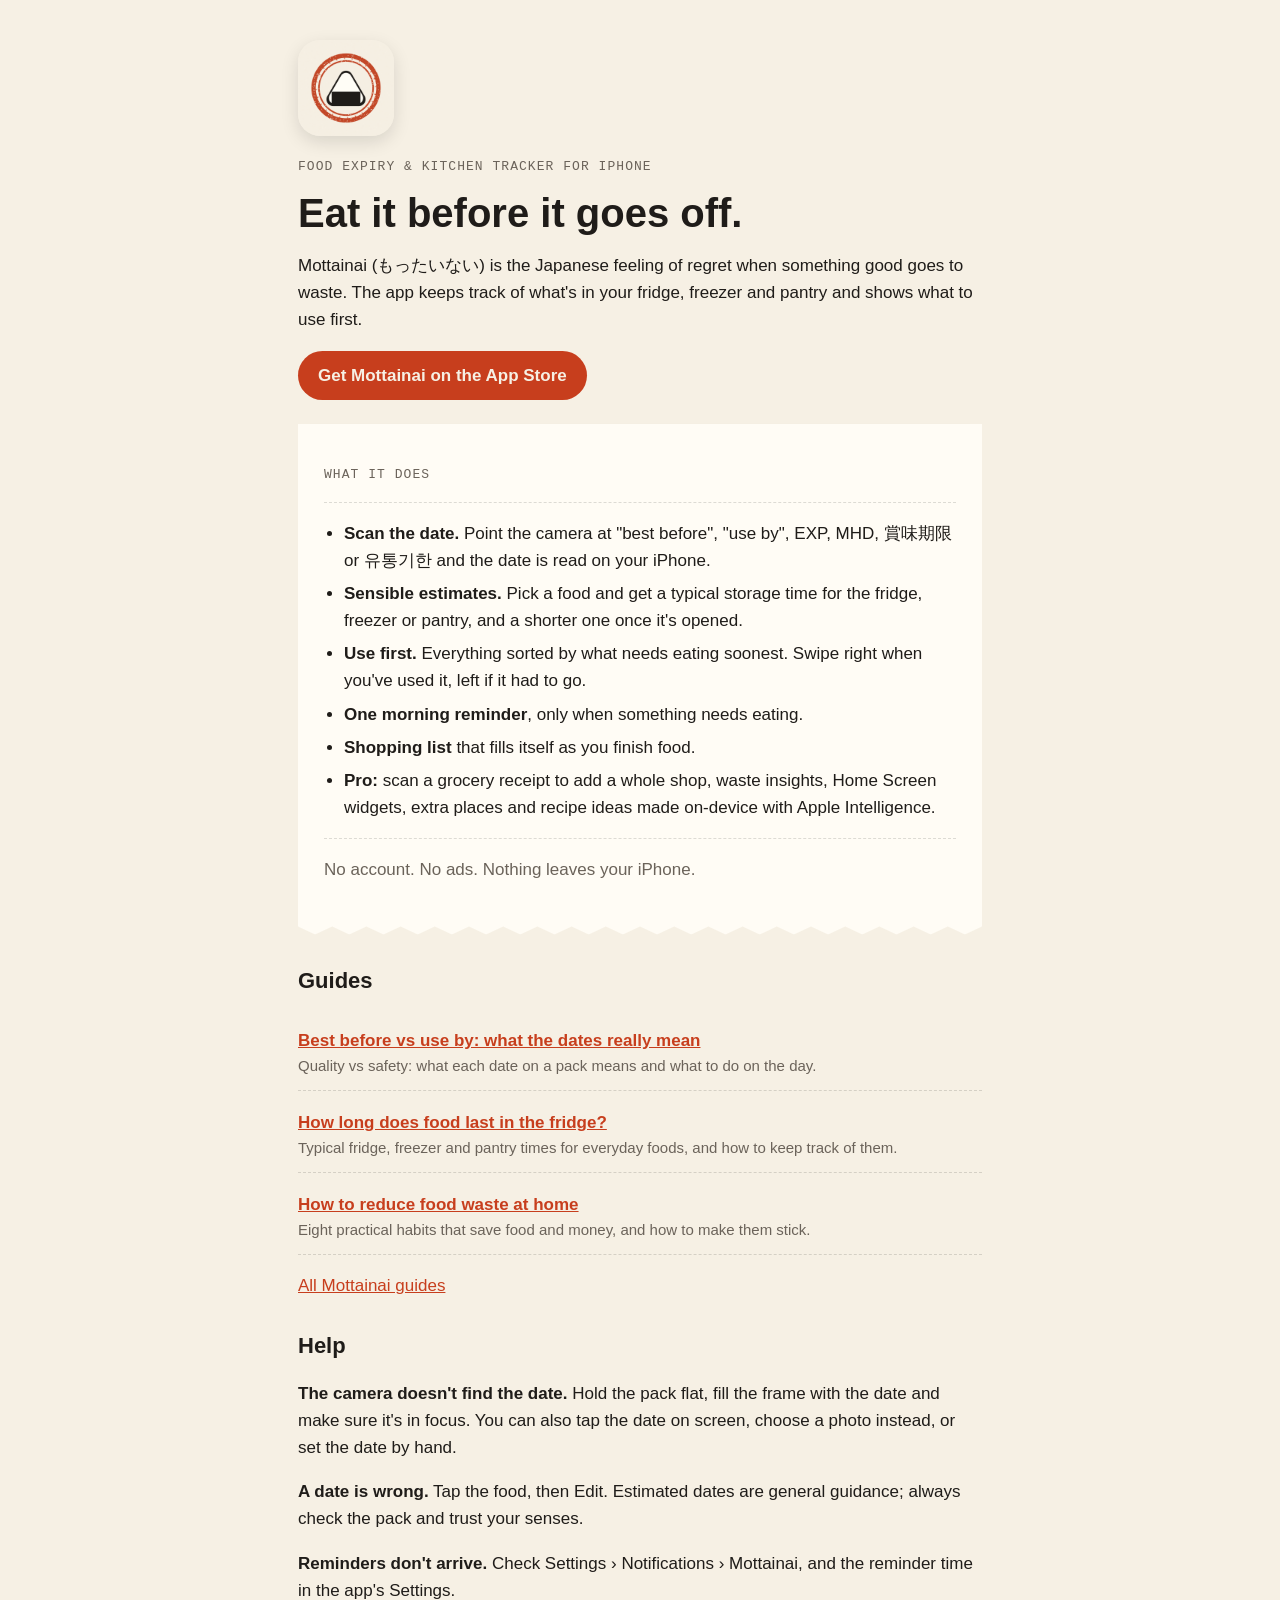
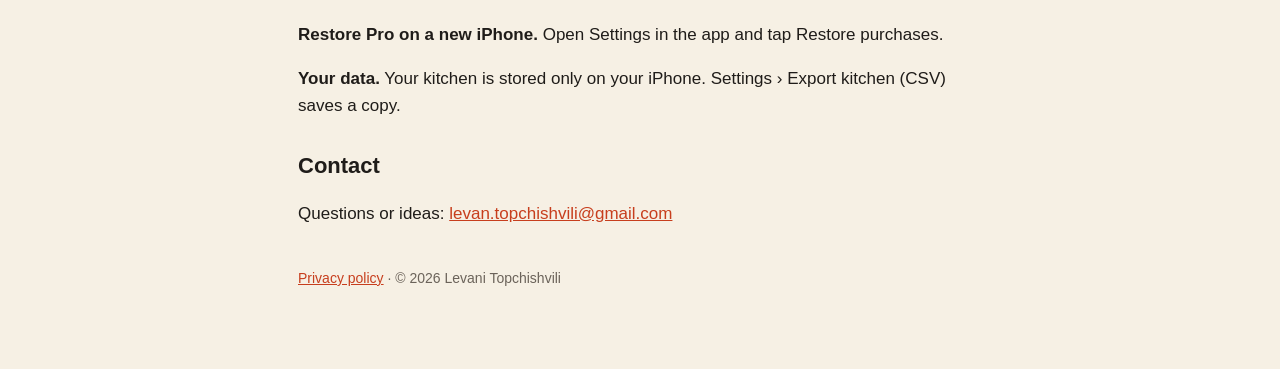
<file: docs/index.html>
<!doctype html>
<html lang="en"><head><meta charset="utf-8"><meta name="viewport" content="width=device-width,initial-scale=1">
<title>Mottainai: Food Expiry Tracker</title>
<meta name="description" content="Mottainai keeps track of the food in your fridge, freezer and pantry, reads expiry dates with your iPhone camera and reminds you before anything goes off. No account, no ads.">
<link rel="stylesheet" href="style.css"><link rel="icon" href="icon.png"><meta name="apple-itunes-app" content="app-id=6818214929"></head>
<body><main>
<img class="icon" src="icon.png" alt="Mottainai app icon">
<p class="mono">Food expiry &amp; kitchen tracker for iPhone</p>
<h1>Eat it before it goes off.</h1>
<p>Mottainai (もったいない) is the Japanese feeling of regret when something good goes to waste. The app keeps track of what's in your fridge, freezer and pantry and shows what to use first.</p>
<p class="g-cta-row"><a class="g-cta" href="https://apps.apple.com/app/id6818214929">Get Mottainai on the App Store</a></p>
<div class="receipt">
<p class="mono">What it does</p><hr>
<ul>
<li><b>Scan the date.</b> Point the camera at "best before", "use by", EXP, MHD, 賞味期限 or 유통기한 and the date is read on your iPhone.</li>
<li><b>Sensible estimates.</b> Pick a food and get a typical storage time for the fridge, freezer or pantry, and a shorter one once it's opened.</li>
<li><b>Use first.</b> Everything sorted by what needs eating soonest. Swipe right when you've used it, left if it had to go.</li>
<li><b>One morning reminder</b>, only when something needs eating.</li>
<li><b>Shopping list</b> that fills itself as you finish food.</li>
<li><b>Pro:</b> scan a grocery receipt to add a whole shop, waste insights, Home Screen widgets, extra places and recipe ideas made on-device with Apple Intelligence.</li>
</ul>
<hr><p class="soft">No account. No ads. Nothing leaves your iPhone.</p>
</div>
<h2 id="guides">Guides</h2>
<ul class="g-list">
<li><a href="guides/best-before-vs-use-by.html">Best before vs use by: what the dates really mean</a><span>Quality vs safety: what each date on a pack means and what to do on the day.</span></li>
<li><a href="guides/how-long-does-food-last-in-the-fridge.html">How long does food last in the fridge?</a><span>Typical fridge, freezer and pantry times for everyday foods, and how to keep track of them.</span></li>
<li><a href="guides/how-to-reduce-food-waste-at-home.html">How to reduce food waste at home</a><span>Eight practical habits that save food and money, and how to make them stick.</span></li>
</ul>
<p><a href="guides/">All Mottainai guides</a></p>

<h2 id="help">Help</h2>
<p><b>The camera doesn't find the date.</b> Hold the pack flat, fill the frame with the date and make sure it's in focus. You can also tap the date on screen, choose a photo instead, or set the date by hand.</p>
<p><b>A date is wrong.</b> Tap the food, then Edit. Estimated dates are general guidance; always check the pack and trust your senses.</p>
<p><b>Reminders don't arrive.</b> Check Settings › Notifications › Mottainai, and the reminder time in the app's Settings.</p>
<p><b>Restore Pro on a new iPhone.</b> Open Settings in the app and tap Restore purchases.</p>
<p><b>Your data.</b> Your kitchen is stored only on your iPhone. Settings › Export kitchen (CSV) saves a copy.</p>
<h2>Contact</h2>
<p>Questions or ideas: <a href="mailto:levan.topchishvili@gmail.com?subject=Mottainai">levan.topchishvili@gmail.com</a></p>
<footer><a href="privacy.html">Privacy policy</a> · © 2026 Levani Topchishvili</footer>
</main></body></html>
</file>
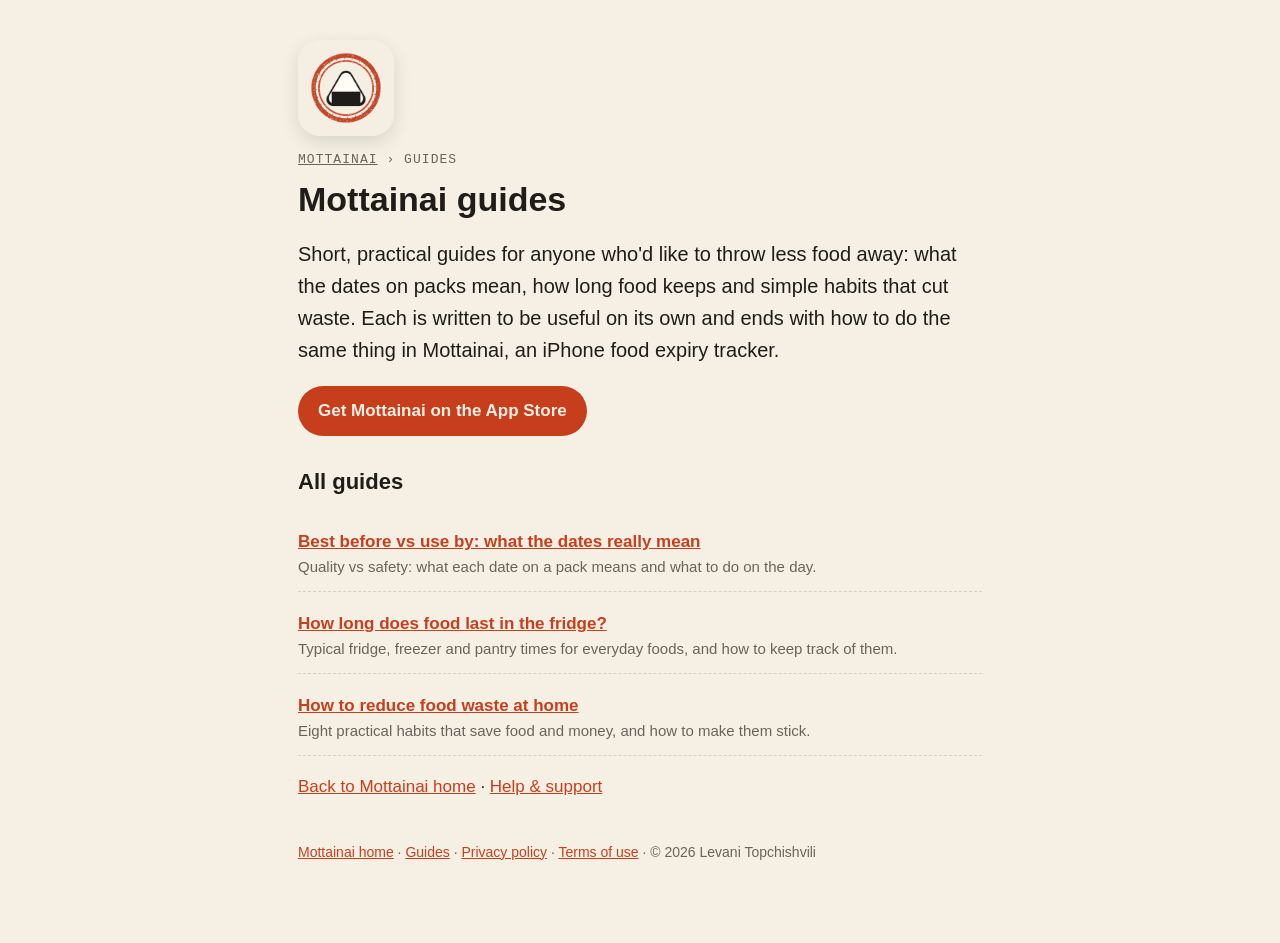
<file: docs/guides/index.html>
<!doctype html>
<html lang="en">
<head>
<meta charset="utf-8">
<meta name="viewport" content="width=device-width, initial-scale=1">
<title>Mottainai Guides: Food Dates, Storage and Food Waste</title>
<meta name="description" content="Practical guides to best before vs use by dates, how long food lasts in the fridge, and cutting food waste at home, with Mottainai on iPhone.">
<link rel="canonical" href="https://levan2002.github.io/mottainai/guides/">
<link rel="icon" href="../icon.png">
<link rel="stylesheet" href="../style.css">
<meta property="og:type" content="website">
<meta property="og:title" content="Mottainai Guides: Food Dates, Storage and Food Waste">
<meta property="og:description" content="Practical guides to best before vs use by dates, how long food lasts in the fridge, and cutting food waste at home, with Mottainai on iPhone.">
<meta property="og:url" content="https://levan2002.github.io/mottainai/guides/">
<meta property="og:site_name" content="Mottainai">
<meta name="twitter:card" content="summary">
<meta name="apple-itunes-app" content="app-id=6818214929">
<script type="application/ld+json">
{
 "@context": "https://schema.org",
 "@type": "CollectionPage",
 "name": "Mottainai guides",
 "description": "Practical guides to food dates, storage times and cutting food waste at home. By the developer.",
 "url": "https://levan2002.github.io/mottainai/guides/",
 "author": {
  "@type": "Person",
  "name": "Levani Topchishvili"
 },
 "dateModified": "2026-10-05"
}
</script>
</head>
<body class="guide"><main>
<a href="../"><img class="icon" src="../icon.png" alt="Mottainai app icon"></a>
<nav class="crumbs mono" aria-label="Breadcrumb"><a href="../">Mottainai</a> <span aria-hidden="true">›</span> Guides</nav>
<article>
<h1>Mottainai guides</h1>
<p class="lead">Short, practical guides for anyone who'd like to throw less food away: what the dates on packs mean, how long food keeps and simple habits that cut waste. Each is written to be useful on its own and ends with how to do the same thing in Mottainai, an iPhone food expiry tracker.</p>
<p class="g-cta-row"><a class="g-cta" href="https://apps.apple.com/app/id6818214929">Get Mottainai on the App Store</a></p>
<h2>All guides</h2>
<ul class="g-list">
<li><a href="best-before-vs-use-by.html">Best before vs use by: what the dates really mean</a><span>Quality vs safety: what each date on a pack means and what to do on the day.</span></li>
<li><a href="how-long-does-food-last-in-the-fridge.html">How long does food last in the fridge?</a><span>Typical fridge, freezer and pantry times for everyday foods, and how to keep track of them.</span></li>
<li><a href="how-to-reduce-food-waste-at-home.html">How to reduce food waste at home</a><span>Eight practical habits that save food and money, and how to make them stick.</span></li>
</ul>
<p><a href="../">Back to Mottainai home</a> · <a href="../#help">Help &amp; support</a></p>
</article>
<footer><a href="../">Mottainai home</a> · <a href="./">Guides</a> · <a href="../privacy.html">Privacy policy</a> · <a href="https://www.apple.com/legal/internet-services/itunes/dev/stdeula/">Terms of use</a> · © 2026 Levani Topchishvili</footer>
</main></body></html>
</file>
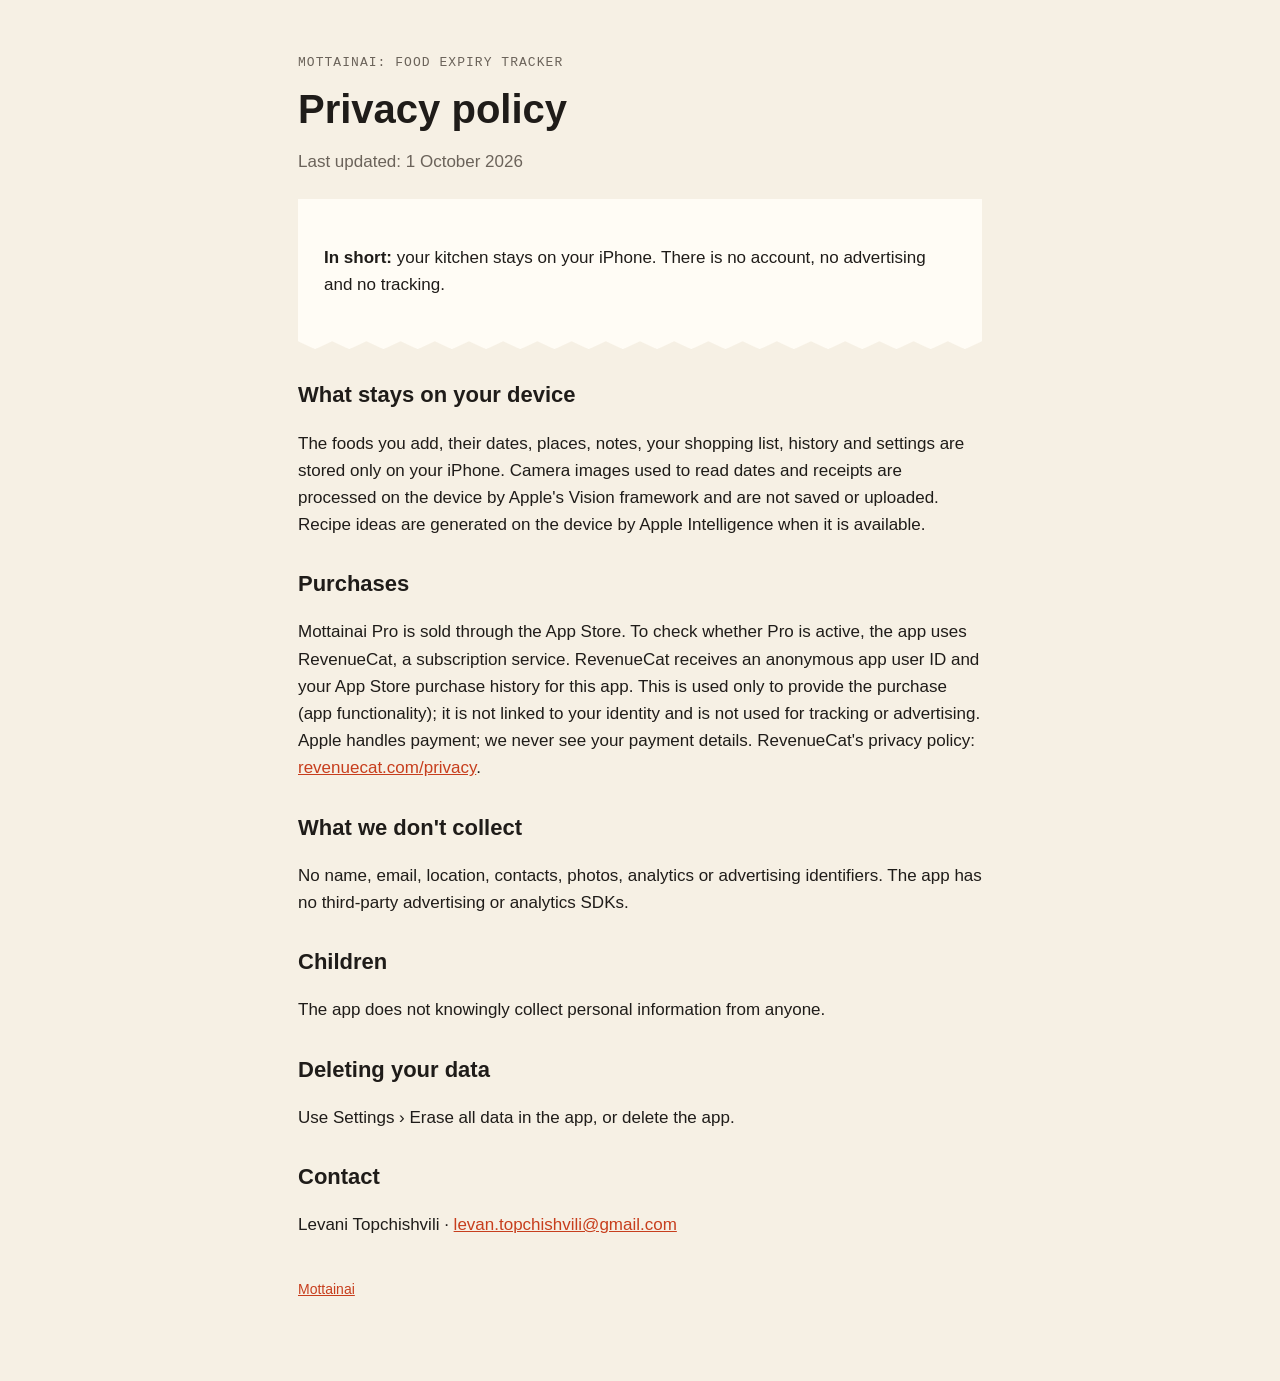
<file: docs/privacy.html>
<!doctype html>
<html lang="en"><head><meta charset="utf-8"><meta name="viewport" content="width=device-width,initial-scale=1">
<title>Mottainai Privacy Policy</title><link rel="stylesheet" href="style.css"><link rel="icon" href="icon.png"></head>
<body><main>
<p class="mono">Mottainai: Food Expiry Tracker</p>
<h1>Privacy policy</h1>
<p class="soft">Last updated: 1 October 2026</p>
<div class="receipt">
<p><b>In short:</b> your kitchen stays on your iPhone. There is no account, no advertising and no tracking.</p>
</div>
<h2>What stays on your device</h2>
<p>The foods you add, their dates, places, notes, your shopping list, history and settings are stored only on your iPhone. Camera images used to read dates and receipts are processed on the device by Apple's Vision framework and are not saved or uploaded. Recipe ideas are generated on the device by Apple Intelligence when it is available.</p>
<h2>Purchases</h2>
<p>Mottainai Pro is sold through the App Store. To check whether Pro is active, the app uses RevenueCat, a subscription service. RevenueCat receives an anonymous app user ID and your App Store purchase history for this app. This is used only to provide the purchase (app functionality); it is not linked to your identity and is not used for tracking or advertising. Apple handles payment; we never see your payment details. RevenueCat's privacy policy: <a href="https://www.revenuecat.com/privacy">revenuecat.com/privacy</a>.</p>
<h2>What we don't collect</h2>
<p>No name, email, location, contacts, photos, analytics or advertising identifiers. The app has no third-party advertising or analytics SDKs.</p>
<h2>Children</h2>
<p>The app does not knowingly collect personal information from anyone.</p>
<h2>Deleting your data</h2>
<p>Use Settings › Erase all data in the app, or delete the app.</p>
<h2>Contact</h2>
<p>Levani Topchishvili · <a href="mailto:levan.topchishvili@gmail.com?subject=Mottainai">levan.topchishvili@gmail.com</a></p>
<footer><a href="index.html">Mottainai</a></footer>
</main></body></html>
</file>
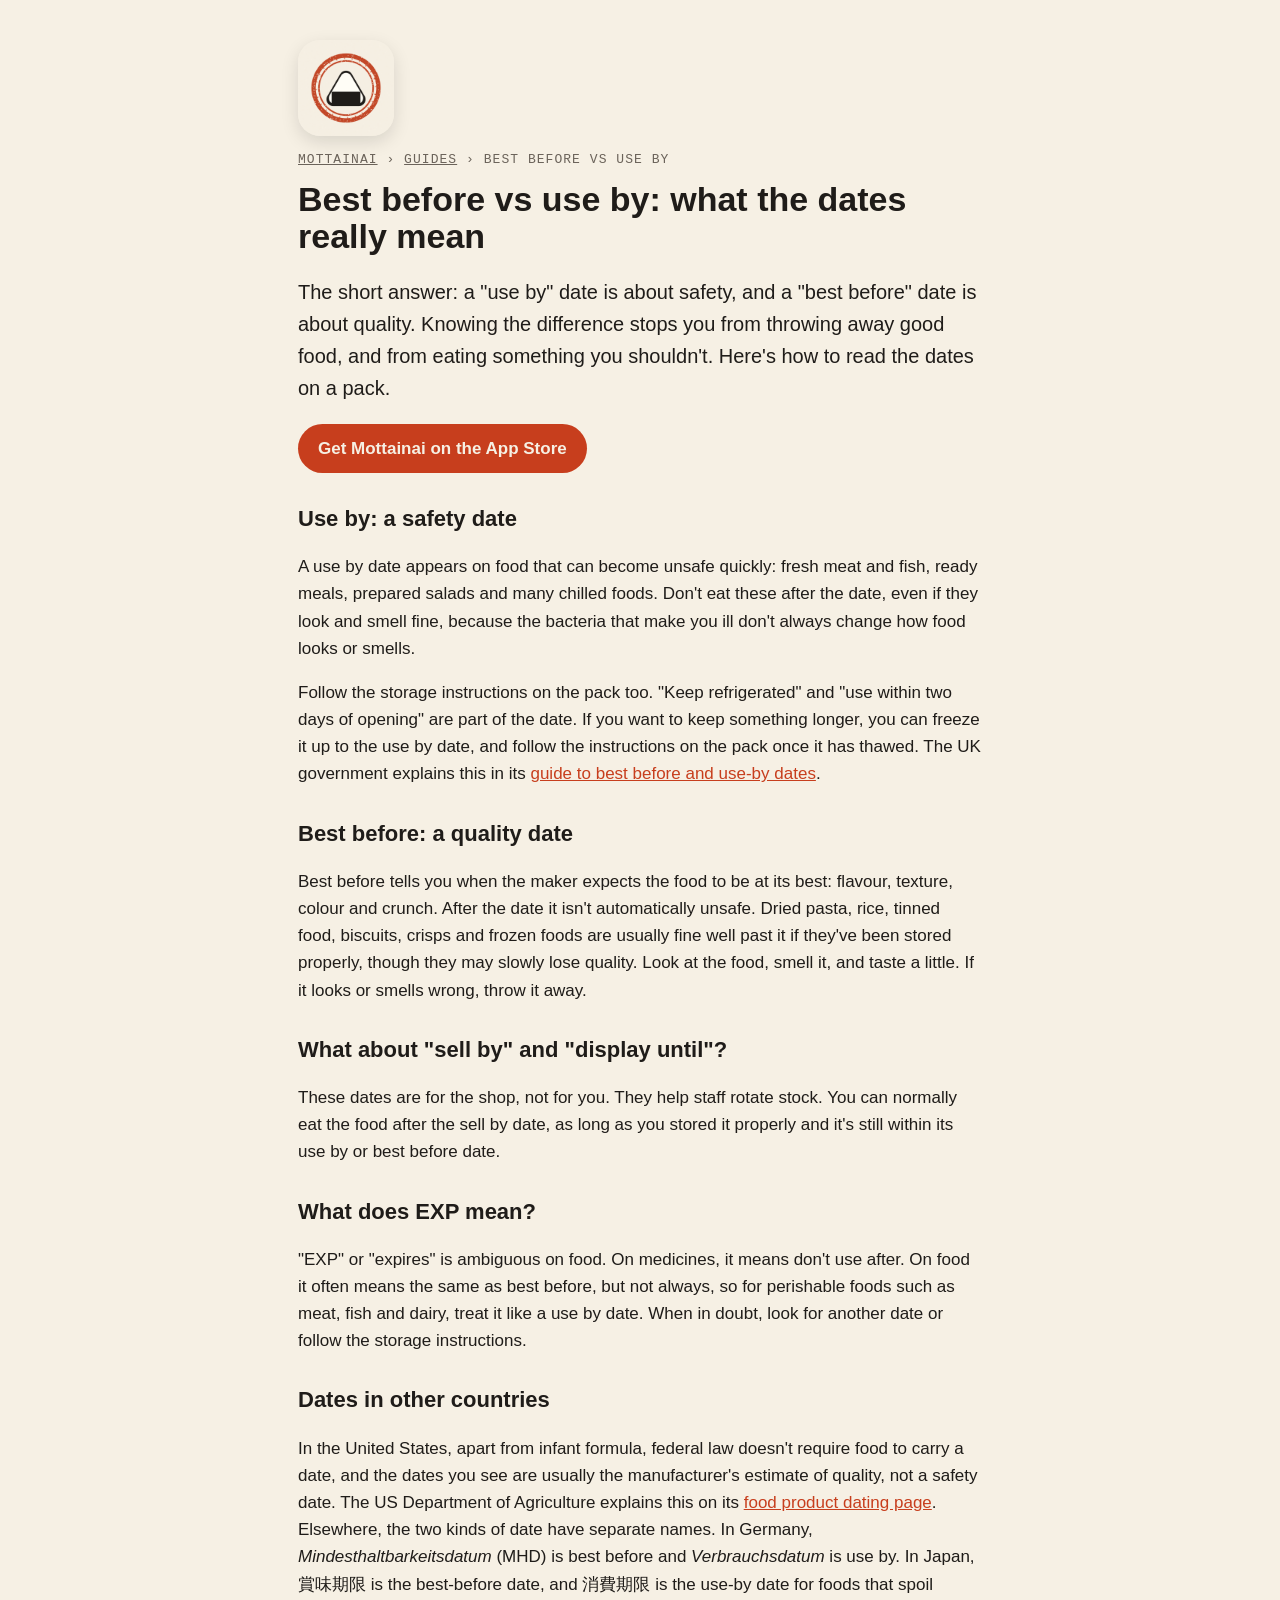
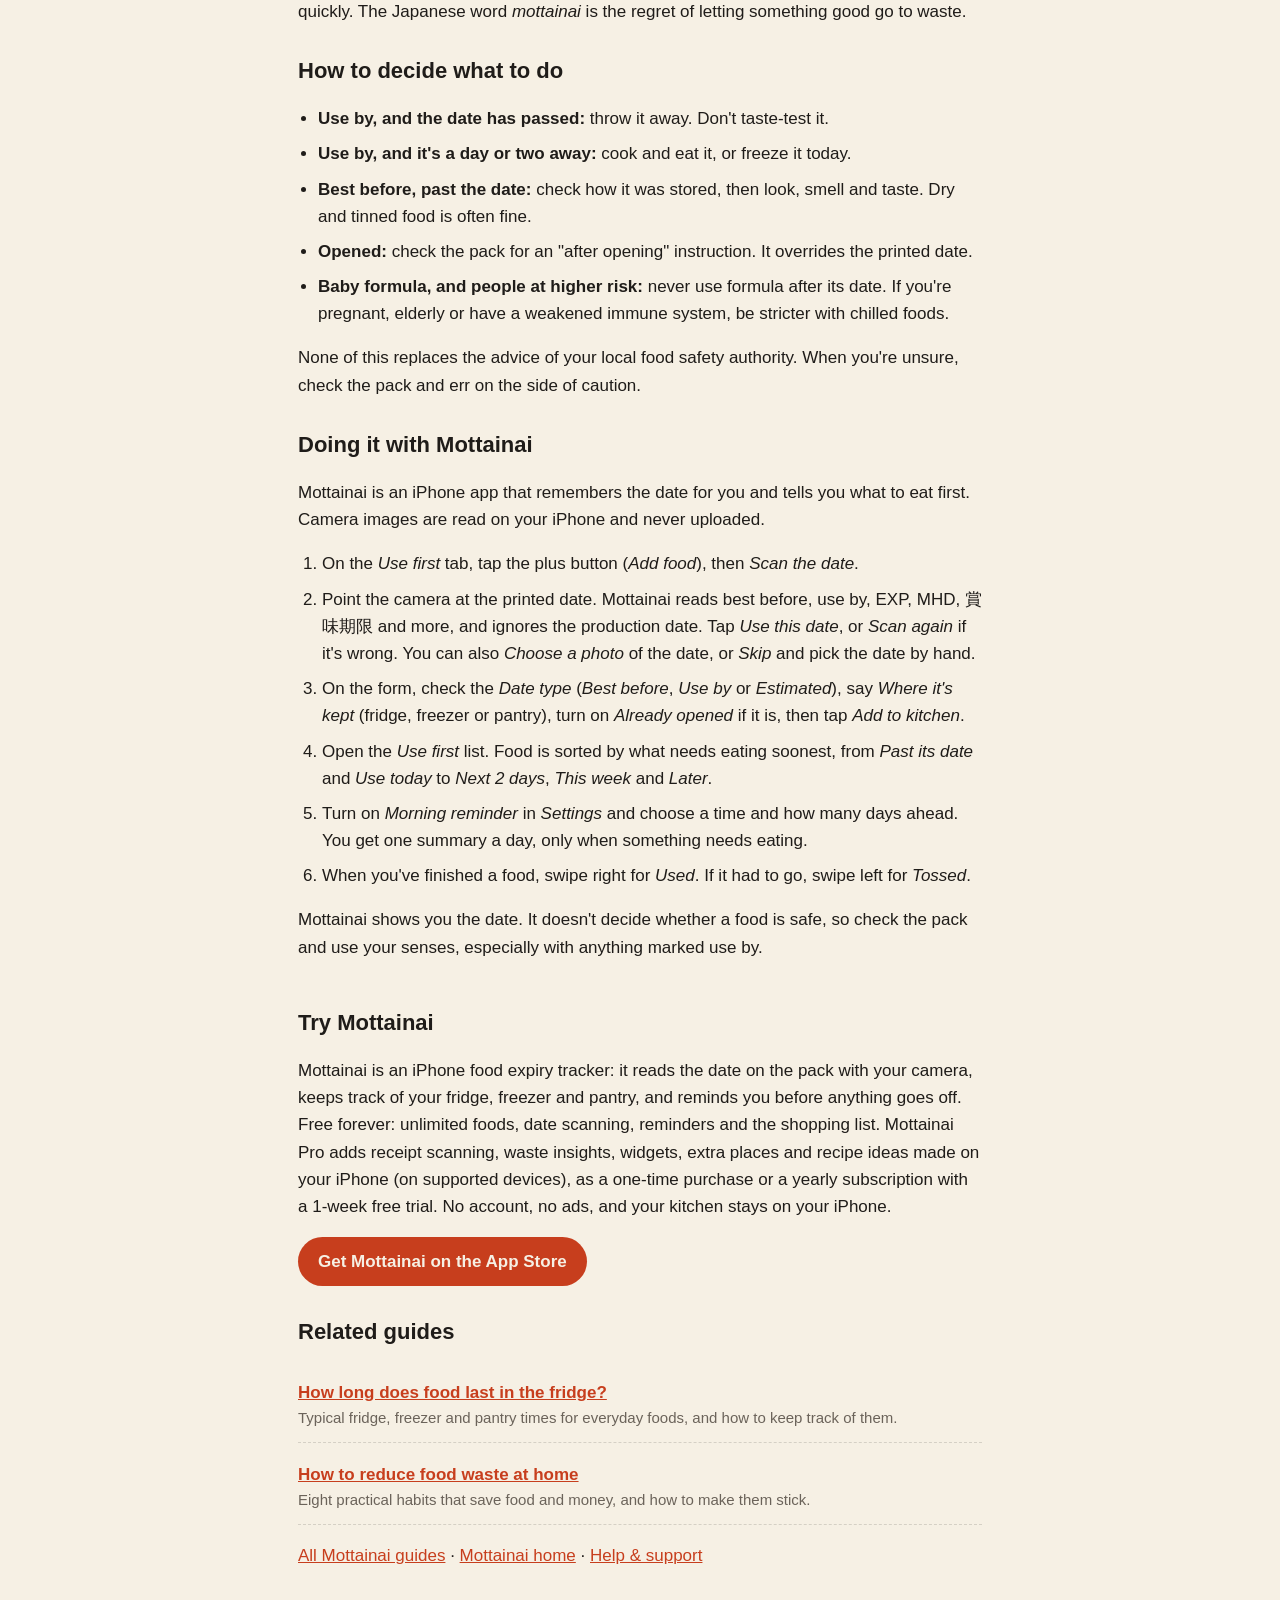
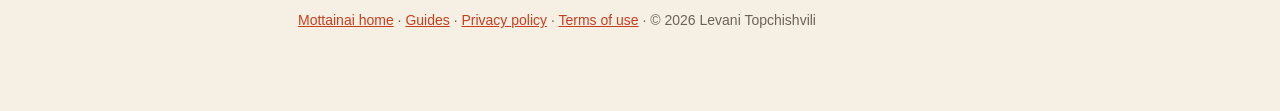
<file: docs/guides/best-before-vs-use-by.html>
<!doctype html>
<html lang="en">
<head>
<meta charset="utf-8">
<meta name="viewport" content="width=device-width, initial-scale=1">
<title>Best Before vs Use By: What the Dates Really Mean – Mottainai</title>
<meta name="description" content="Best before is about quality, use by is about safety. Learn what each date means, what sell by and EXP mean, and how to decide what to eat, freeze or bin.">
<link rel="canonical" href="https://levan2002.github.io/mottainai/guides/best-before-vs-use-by.html">
<link rel="icon" href="../icon.png">
<link rel="stylesheet" href="../style.css">
<meta property="og:type" content="article">
<meta property="og:title" content="Best Before vs Use By: What the Dates Really Mean – Mottainai">
<meta property="og:description" content="Best before is about quality, use by is about safety. Learn what each date means, what sell by and EXP mean, and how to decide what to eat, freeze or bin.">
<meta property="og:url" content="https://levan2002.github.io/mottainai/guides/best-before-vs-use-by.html">
<meta property="og:site_name" content="Mottainai">
<meta name="twitter:card" content="summary">
<meta name="apple-itunes-app" content="app-id=6818214929">
<script type="application/ld+json">
{
 "@context": "https://schema.org",
 "@type": "Article",
 "headline": "Best before vs use by: what the dates really mean",
 "description": "Best before is about quality, use by is about safety. Learn what each date means, what sell by and EXP mean, and how to decide what to eat, freeze or bin.",
 "author": {
  "@type": "Person",
  "name": "Levani Topchishvili"
 },
 "publisher": {
  "@type": "Person",
  "name": "Levani Topchishvili"
 },
 "datePublished": "2026-10-05",
 "dateModified": "2026-10-05",
 "mainEntityOfPage": "https://levan2002.github.io/mottainai/guides/best-before-vs-use-by.html"
}
</script>
<script type="application/ld+json">
{
 "@context": "https://schema.org",
 "@type": "BreadcrumbList",
 "itemListElement": [
  {
   "@type": "ListItem",
   "position": 1,
   "name": "Mottainai home",
   "item": "https://levan2002.github.io/mottainai/"
  },
  {
   "@type": "ListItem",
   "position": 2,
   "name": "Guides",
   "item": "https://levan2002.github.io/mottainai/guides/"
  },
  {
   "@type": "ListItem",
   "position": 3,
   "name": "Best before vs use by: what the dates really mean",
   "item": "https://levan2002.github.io/mottainai/guides/best-before-vs-use-by.html"
  }
 ]
}
</script>
</head>
<body class="guide"><main>
<a href="../"><img class="icon" src="../icon.png" alt="Mottainai app icon"></a>
<nav class="crumbs mono" aria-label="Breadcrumb"><a href="../">Mottainai</a> <span aria-hidden="true">›</span> <a href="./">Guides</a> <span aria-hidden="true">›</span> Best before vs use by</nav>
<article>
<h1>Best before vs use by: what the dates really mean</h1>
<p class="lead">The short answer: a "use by" date is about safety, and a "best before" date is about quality. Knowing the difference stops you from throwing away good food, and from eating something you shouldn't. Here's how to read the dates on a pack.</p>
<p class="g-cta-row"><a class="g-cta" href="https://apps.apple.com/app/id6818214929">Get Mottainai on the App Store</a></p>
<h2>Use by: a safety date</h2>
<p>A use by date appears on food that can become unsafe quickly: fresh meat and fish, ready meals, prepared salads and many chilled foods. Don't eat these after the date, even if they look and smell fine, because the bacteria that make you ill don't always change how food looks or smells.</p>
<p>Follow the storage instructions on the pack too. "Keep refrigerated" and "use within two days of opening" are part of the date. If you want to keep something longer, you can freeze it up to the use by date, and follow the instructions on the pack once it has thawed. The UK government explains this in its <a href="https://www.gov.uk/understanding-food-labelling/best-before-and-use-by-dates">guide to best before and use-by dates</a>.</p>

<h2>Best before: a quality date</h2>
<p>Best before tells you when the maker expects the food to be at its best: flavour, texture, colour and crunch. After the date it isn't automatically unsafe. Dried pasta, rice, tinned food, biscuits, crisps and frozen foods are usually fine well past it if they've been stored properly, though they may slowly lose quality. Look at the food, smell it, and taste a little. If it looks or smells wrong, throw it away.</p>

<h2>What about "sell by" and "display until"?</h2>
<p>These dates are for the shop, not for you. They help staff rotate stock. You can normally eat the food after the sell by date, as long as you stored it properly and it's still within its use by or best before date.</p>

<h2>What does EXP mean?</h2>
<p>"EXP" or "expires" is ambiguous on food. On medicines, it means don't use after. On food it often means the same as best before, but not always, so for perishable foods such as meat, fish and dairy, treat it like a use by date. When in doubt, look for another date or follow the storage instructions.</p>

<h2>Dates in other countries</h2>
<p>In the United States, apart from infant formula, federal law doesn't require food to carry a date, and the dates you see are usually the manufacturer's estimate of quality, not a safety date. The US Department of Agriculture explains this on its <a href="https://www.fsis.usda.gov/food-safety/safe-food-handling-and-preparation/food-safety-basics/food-product-dating">food product dating page</a>. Elsewhere, the two kinds of date have separate names. In Germany, <em>Mindesthaltbarkeitsdatum</em> (MHD) is best before and <em>Verbrauchsdatum</em> is use by. In Japan, 賞味期限 is the best-before date, and 消費期限 is the use-by date for foods that spoil quickly. The Japanese word <em>mottainai</em> is the regret of letting something good go to waste.</p>

<h2>How to decide what to do</h2>
<ul class="tips">
<li><strong>Use by, and the date has passed:</strong> throw it away. Don't taste-test it.</li>
<li><strong>Use by, and it's a day or two away:</strong> cook and eat it, or freeze it today.</li>
<li><strong>Best before, past the date:</strong> check how it was stored, then look, smell and taste. Dry and tinned food is often fine.</li>
<li><strong>Opened:</strong> check the pack for an "after opening" instruction. It overrides the printed date.</li>
<li><strong>Baby formula, and people at higher risk:</strong> never use formula after its date. If you're pregnant, elderly or have a weakened immune system, be stricter with chilled foods.</li>
</ul>
<p>None of this replaces the advice of your local food safety authority. When you're unsure, check the pack and err on the side of caution.</p>

<h2>Doing it with Mottainai</h2>
<p>Mottainai is an iPhone app that remembers the date for you and tells you what to eat first. Camera images are read on your iPhone and never uploaded.</p>
<ol class="steps">
<li>On the <em>Use first</em> tab, tap the plus button (<em>Add food</em>), then <em>Scan the date</em>.</li>
<li>Point the camera at the printed date. Mottainai reads best before, use by, EXP, MHD, 賞味期限 and more, and ignores the production date. Tap <em>Use this date</em>, or <em>Scan again</em> if it's wrong. You can also <em>Choose a photo</em> of the date, or <em>Skip</em> and pick the date by hand.</li>
<li>On the form, check the <em>Date type</em> (<em>Best before</em>, <em>Use by</em> or <em>Estimated</em>), say <em>Where it's kept</em> (fridge, freezer or pantry), turn on <em>Already opened</em> if it is, then tap <em>Add to kitchen</em>.</li>
<li>Open the <em>Use first</em> list. Food is sorted by what needs eating soonest, from <em>Past its date</em> and <em>Use today</em> to <em>Next 2 days</em>, <em>This week</em> and <em>Later</em>.</li>
<li>Turn on <em>Morning reminder</em> in <em>Settings</em> and choose a time and how many days ahead. You get one summary a day, only when something needs eating.</li>
<li>When you've finished a food, swipe right for <em>Used</em>. If it had to go, swipe left for <em>Tossed</em>.</li>
</ol>
<p>Mottainai shows you the date. It doesn't decide whether a food is safe, so check the pack and use your senses, especially with anything marked use by.</p>
<section class="g-end">
<h2>Try Mottainai</h2>
<p>Mottainai is an iPhone food expiry tracker: it reads the date on the pack with your camera, keeps track of your fridge, freezer and pantry, and reminds you before anything goes off. Free forever: unlimited foods, date scanning, reminders and the shopping list. Mottainai Pro adds receipt scanning, waste insights, widgets, extra places and recipe ideas made on your iPhone (on supported devices), as a one-time purchase or a yearly subscription with a 1-week free trial. No account, no ads, and your kitchen stays on your iPhone.</p>
<p class="g-cta-row"><a class="g-cta" href="https://apps.apple.com/app/id6818214929">Get Mottainai on the App Store</a></p>
</section>
<aside class="g-related">
<h2>Related guides</h2>
<ul>
<li><a href="how-long-does-food-last-in-the-fridge.html">How long does food last in the fridge?</a><span>Typical fridge, freezer and pantry times for everyday foods, and how to keep track of them.</span></li>
<li><a href="how-to-reduce-food-waste-at-home.html">How to reduce food waste at home</a><span>Eight practical habits that save food and money, and how to make them stick.</span></li>
</ul>
<p><a href="./">All Mottainai guides</a> · <a href="../">Mottainai home</a> · <a href="../#help">Help &amp; support</a></p>
</aside>
</article>
<footer><a href="../">Mottainai home</a> · <a href="./">Guides</a> · <a href="../privacy.html">Privacy policy</a> · <a href="https://www.apple.com/legal/internet-services/itunes/dev/stdeula/">Terms of use</a> · © 2026 Levani Topchishvili</footer>
</main></body></html>
</file>
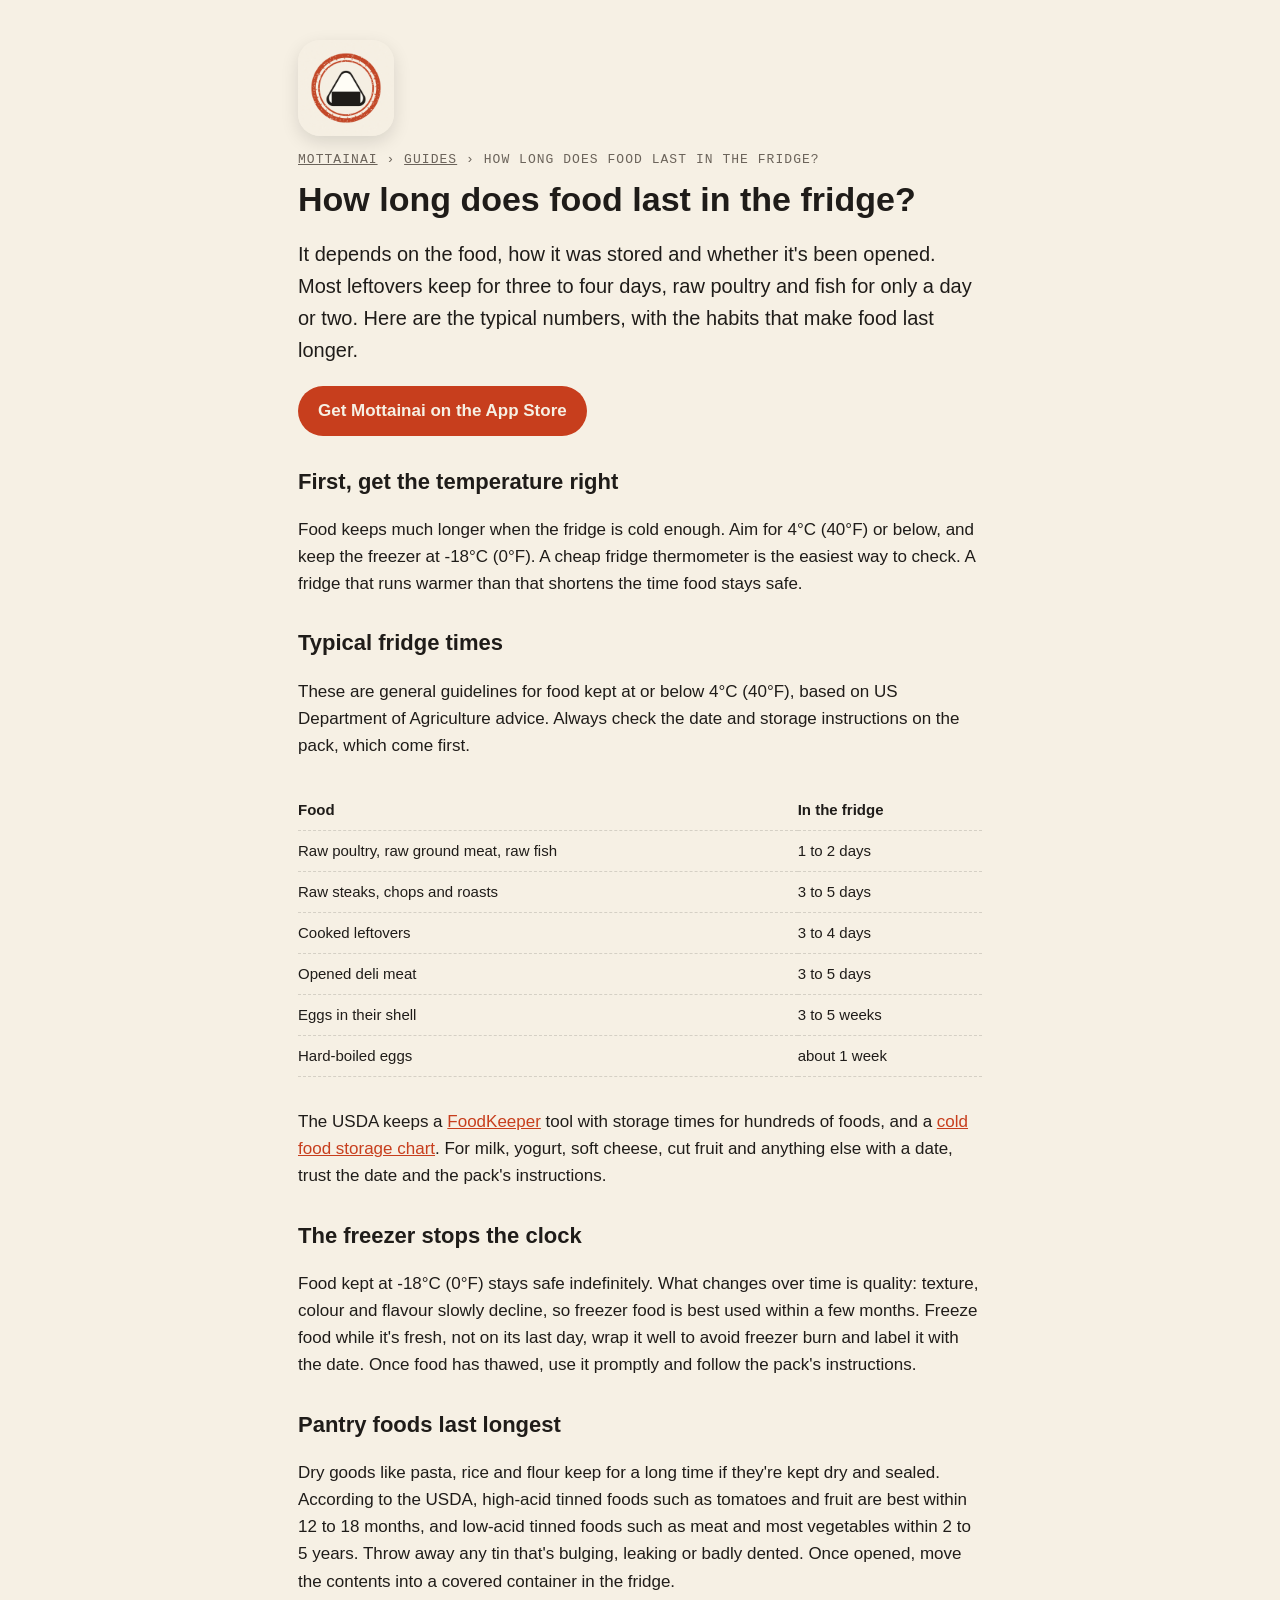
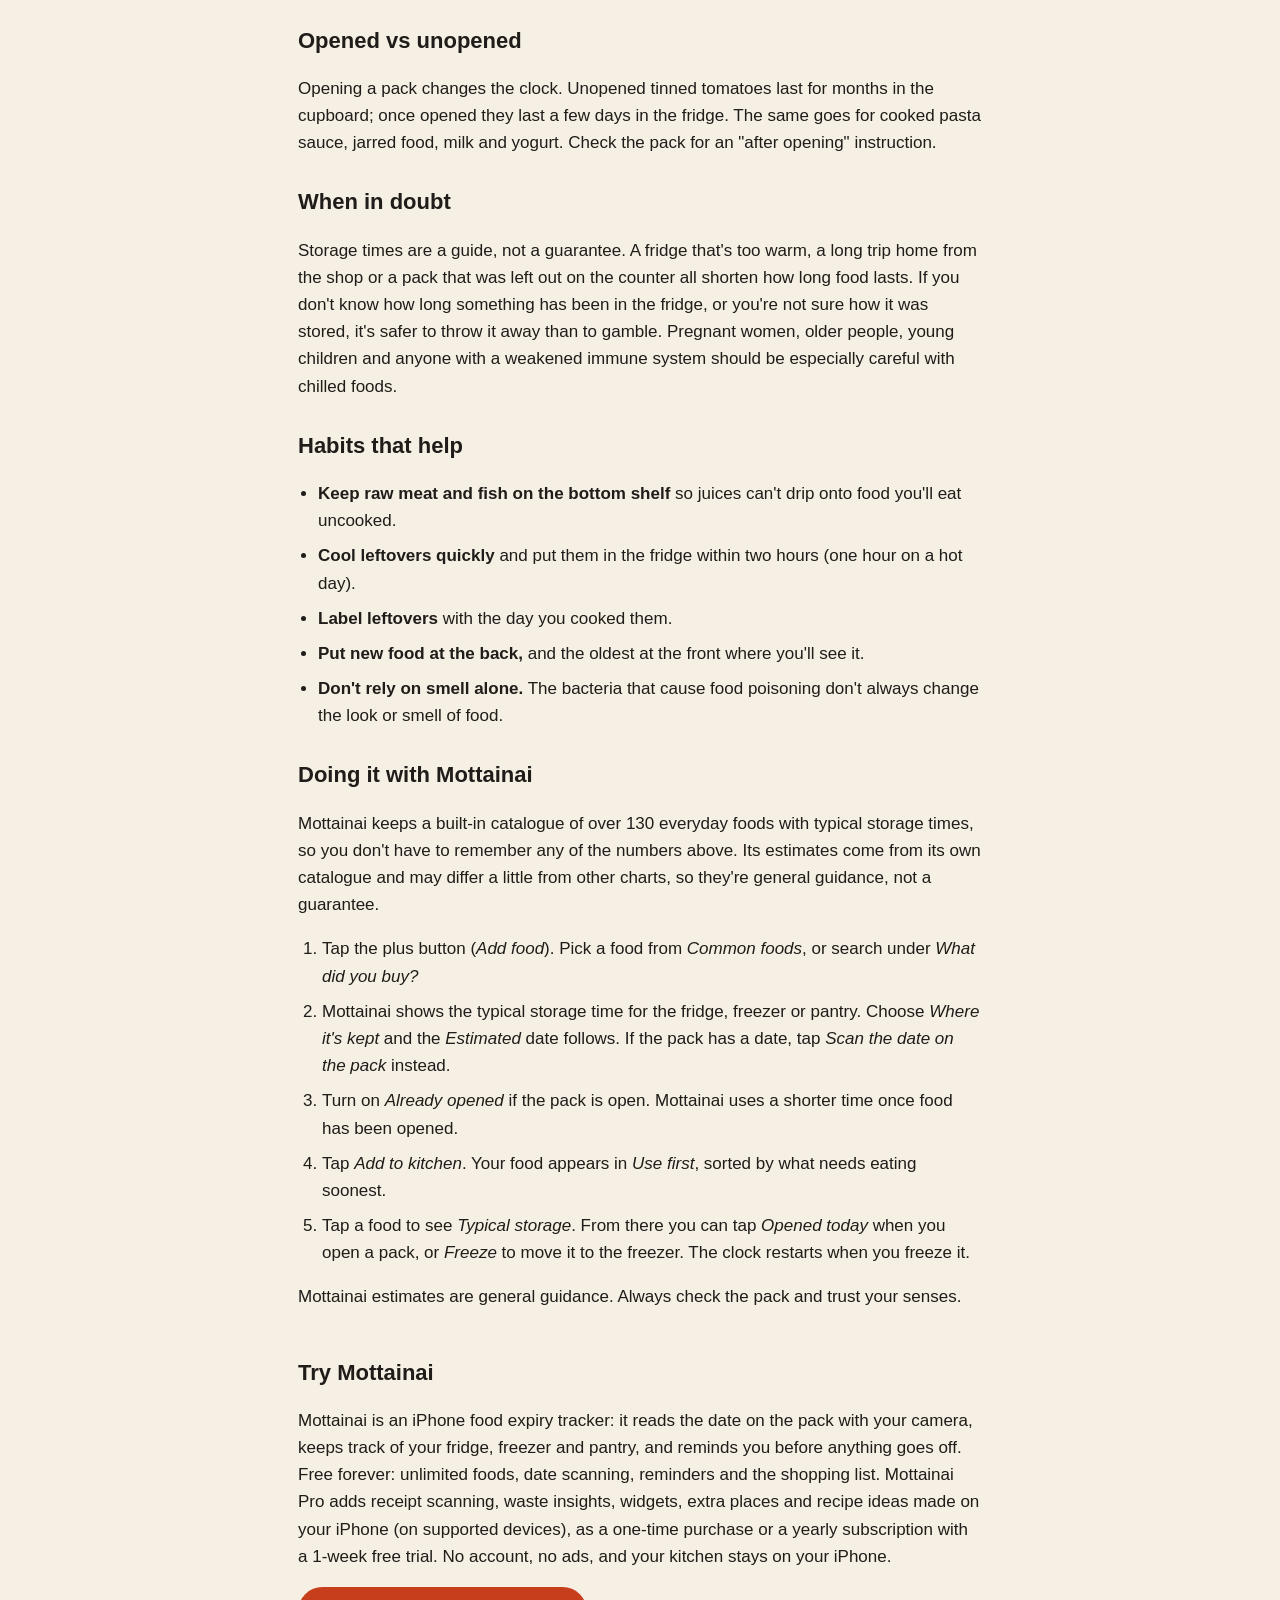
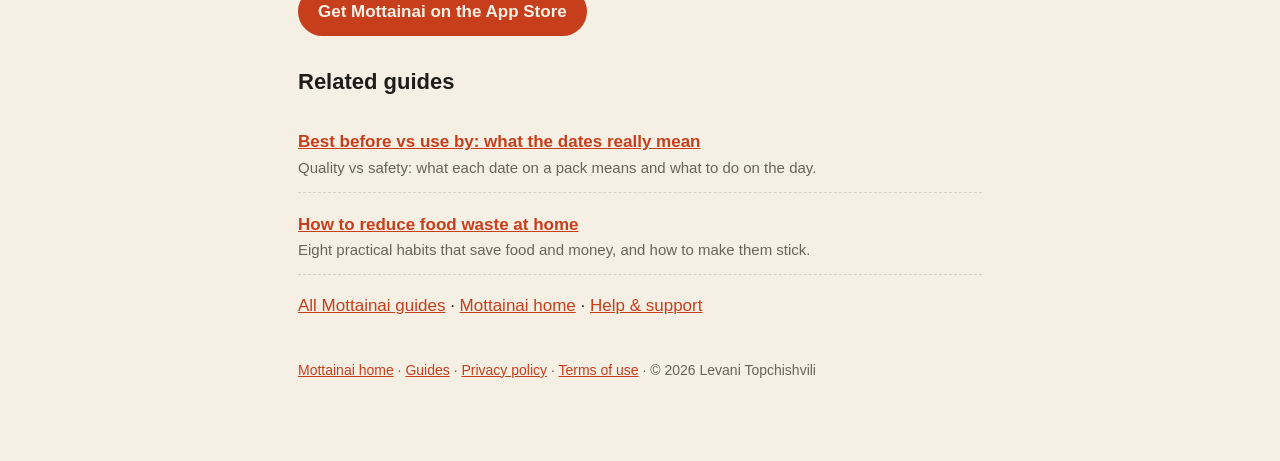
<file: docs/guides/how-long-does-food-last-in-the-fridge.html>
<!doctype html>
<html lang="en">
<head>
<meta charset="utf-8">
<meta name="viewport" content="width=device-width, initial-scale=1">
<title>How Long Does Food Last in the Fridge? Times and Tips – Mottainai</title>
<meta name="description" content="How long common foods keep in the fridge, freezer and pantry, from leftovers to raw meat and eggs, with fridge temperature tips and links to official guidance.">
<link rel="canonical" href="https://levan2002.github.io/mottainai/guides/how-long-does-food-last-in-the-fridge.html">
<link rel="icon" href="../icon.png">
<link rel="stylesheet" href="../style.css">
<meta property="og:type" content="article">
<meta property="og:title" content="How Long Does Food Last in the Fridge? Times and Tips – Mottainai">
<meta property="og:description" content="How long common foods keep in the fridge, freezer and pantry, from leftovers to raw meat and eggs, with fridge temperature tips and links to official guidance.">
<meta property="og:url" content="https://levan2002.github.io/mottainai/guides/how-long-does-food-last-in-the-fridge.html">
<meta property="og:site_name" content="Mottainai">
<meta name="twitter:card" content="summary">
<meta name="apple-itunes-app" content="app-id=6818214929">
<script type="application/ld+json">
{
 "@context": "https://schema.org",
 "@type": "Article",
 "headline": "How long does food last in the fridge?",
 "description": "How long common foods keep in the fridge, freezer and pantry, from leftovers to raw meat and eggs, with fridge temperature tips and links to official guidance.",
 "author": {
  "@type": "Person",
  "name": "Levani Topchishvili"
 },
 "publisher": {
  "@type": "Person",
  "name": "Levani Topchishvili"
 },
 "datePublished": "2026-10-05",
 "dateModified": "2026-10-05",
 "mainEntityOfPage": "https://levan2002.github.io/mottainai/guides/how-long-does-food-last-in-the-fridge.html"
}
</script>
<script type="application/ld+json">
{
 "@context": "https://schema.org",
 "@type": "BreadcrumbList",
 "itemListElement": [
  {
   "@type": "ListItem",
   "position": 1,
   "name": "Mottainai home",
   "item": "https://levan2002.github.io/mottainai/"
  },
  {
   "@type": "ListItem",
   "position": 2,
   "name": "Guides",
   "item": "https://levan2002.github.io/mottainai/guides/"
  },
  {
   "@type": "ListItem",
   "position": 3,
   "name": "How long does food last in the fridge?",
   "item": "https://levan2002.github.io/mottainai/guides/how-long-does-food-last-in-the-fridge.html"
  }
 ]
}
</script>
</head>
<body class="guide"><main>
<a href="../"><img class="icon" src="../icon.png" alt="Mottainai app icon"></a>
<nav class="crumbs mono" aria-label="Breadcrumb"><a href="../">Mottainai</a> <span aria-hidden="true">›</span> <a href="./">Guides</a> <span aria-hidden="true">›</span> How long does food last in the fridge?</nav>
<article>
<h1>How long does food last in the fridge?</h1>
<p class="lead">It depends on the food, how it was stored and whether it's been opened. Most leftovers keep for three to four days, raw poultry and fish for only a day or two. Here are the typical numbers, with the habits that make food last longer.</p>
<p class="g-cta-row"><a class="g-cta" href="https://apps.apple.com/app/id6818214929">Get Mottainai on the App Store</a></p>
<h2>First, get the temperature right</h2>
<p>Food keeps much longer when the fridge is cold enough. Aim for 4°C (40°F) or below, and keep the freezer at -18°C (0°F). A cheap fridge thermometer is the easiest way to check. A fridge that runs warmer than that shortens the time food stays safe.</p>

<h2>Typical fridge times</h2>
<p>These are general guidelines for food kept at or below 4°C (40°F), based on US Department of Agriculture advice. Always check the date and storage instructions on the pack, which come first.</p>
<div class="g-table"><table>
<thead><tr><th>Food</th><th>In the fridge</th></tr></thead>
<tbody>
<tr><td>Raw poultry, raw ground meat, raw fish</td><td>1 to 2 days</td></tr>
<tr><td>Raw steaks, chops and roasts</td><td>3 to 5 days</td></tr>
<tr><td>Cooked leftovers</td><td>3 to 4 days</td></tr>
<tr><td>Opened deli meat</td><td>3 to 5 days</td></tr>
<tr><td>Eggs in their shell</td><td>3 to 5 weeks</td></tr>
<tr><td>Hard-boiled eggs</td><td>about 1 week</td></tr>
</tbody></table></div>
<p>The USDA keeps a <a href="https://www.foodsafety.gov/keep-food-safe/foodkeeper-app">FoodKeeper</a> tool with storage times for hundreds of foods, and a <a href="https://www.foodsafety.gov/food-safety-charts/cold-food-storage-charts">cold food storage chart</a>. For milk, yogurt, soft cheese, cut fruit and anything else with a date, trust the date and the pack's instructions.</p>

<h2>The freezer stops the clock</h2>
<p>Food kept at -18°C (0°F) stays safe indefinitely. What changes over time is quality: texture, colour and flavour slowly decline, so freezer food is best used within a few months. Freeze food while it's fresh, not on its last day, wrap it well to avoid freezer burn and label it with the date. Once food has thawed, use it promptly and follow the pack's instructions.</p>

<h2>Pantry foods last longest</h2>
<p>Dry goods like pasta, rice and flour keep for a long time if they're kept dry and sealed. According to the USDA, high-acid tinned foods such as tomatoes and fruit are best within 12 to 18 months, and low-acid tinned foods such as meat and most vegetables within 2 to 5 years. Throw away any tin that's bulging, leaking or badly dented. Once opened, move the contents into a covered container in the fridge.</p>

<h2>Opened vs unopened</h2>
<p>Opening a pack changes the clock. Unopened tinned tomatoes last for months in the cupboard; once opened they last a few days in the fridge. The same goes for cooked pasta sauce, jarred food, milk and yogurt. Check the pack for an "after opening" instruction.</p>

<h2>When in doubt</h2>
<p>Storage times are a guide, not a guarantee. A fridge that's too warm, a long trip home from the shop or a pack that was left out on the counter all shorten how long food lasts. If you don't know how long something has been in the fridge, or you're not sure how it was stored, it's safer to throw it away than to gamble. Pregnant women, older people, young children and anyone with a weakened immune system should be especially careful with chilled foods.</p>

<h2>Habits that help</h2>
<ul class="tips">
<li><strong>Keep raw meat and fish on the bottom shelf</strong> so juices can't drip onto food you'll eat uncooked.</li>
<li><strong>Cool leftovers quickly</strong> and put them in the fridge within two hours (one hour on a hot day).</li>
<li><strong>Label leftovers</strong> with the day you cooked them.</li>
<li><strong>Put new food at the back,</strong> and the oldest at the front where you'll see it.</li>
<li><strong>Don't rely on smell alone.</strong> The bacteria that cause food poisoning don't always change the look or smell of food.</li>
</ul>

<h2>Doing it with Mottainai</h2>
<p>Mottainai keeps a built-in catalogue of over 130 everyday foods with typical storage times, so you don't have to remember any of the numbers above. Its estimates come from its own catalogue and may differ a little from other charts, so they're general guidance, not a guarantee.</p>
<ol class="steps">
<li>Tap the plus button (<em>Add food</em>). Pick a food from <em>Common foods</em>, or search under <em>What did you buy?</em></li>
<li>Mottainai shows the typical storage time for the fridge, freezer or pantry. Choose <em>Where it's kept</em> and the <em>Estimated</em> date follows. If the pack has a date, tap <em>Scan the date on the pack</em> instead.</li>
<li>Turn on <em>Already opened</em> if the pack is open. Mottainai uses a shorter time once food has been opened.</li>
<li>Tap <em>Add to kitchen</em>. Your food appears in <em>Use first</em>, sorted by what needs eating soonest.</li>
<li>Tap a food to see <em>Typical storage</em>. From there you can tap <em>Opened today</em> when you open a pack, or <em>Freeze</em> to move it to the freezer. The clock restarts when you freeze it.</li>
</ol>
<p>Mottainai estimates are general guidance. Always check the pack and trust your senses.</p>
<section class="g-end">
<h2>Try Mottainai</h2>
<p>Mottainai is an iPhone food expiry tracker: it reads the date on the pack with your camera, keeps track of your fridge, freezer and pantry, and reminds you before anything goes off. Free forever: unlimited foods, date scanning, reminders and the shopping list. Mottainai Pro adds receipt scanning, waste insights, widgets, extra places and recipe ideas made on your iPhone (on supported devices), as a one-time purchase or a yearly subscription with a 1-week free trial. No account, no ads, and your kitchen stays on your iPhone.</p>
<p class="g-cta-row"><a class="g-cta" href="https://apps.apple.com/app/id6818214929">Get Mottainai on the App Store</a></p>
</section>
<aside class="g-related">
<h2>Related guides</h2>
<ul>
<li><a href="best-before-vs-use-by.html">Best before vs use by: what the dates really mean</a><span>Quality vs safety: what each date on a pack means and what to do on the day.</span></li>
<li><a href="how-to-reduce-food-waste-at-home.html">How to reduce food waste at home</a><span>Eight practical habits that save food and money, and how to make them stick.</span></li>
</ul>
<p><a href="./">All Mottainai guides</a> · <a href="../">Mottainai home</a> · <a href="../#help">Help &amp; support</a></p>
</aside>
</article>
<footer><a href="../">Mottainai home</a> · <a href="./">Guides</a> · <a href="../privacy.html">Privacy policy</a> · <a href="https://www.apple.com/legal/internet-services/itunes/dev/stdeula/">Terms of use</a> · © 2026 Levani Topchishvili</footer>
</main></body></html>
</file>
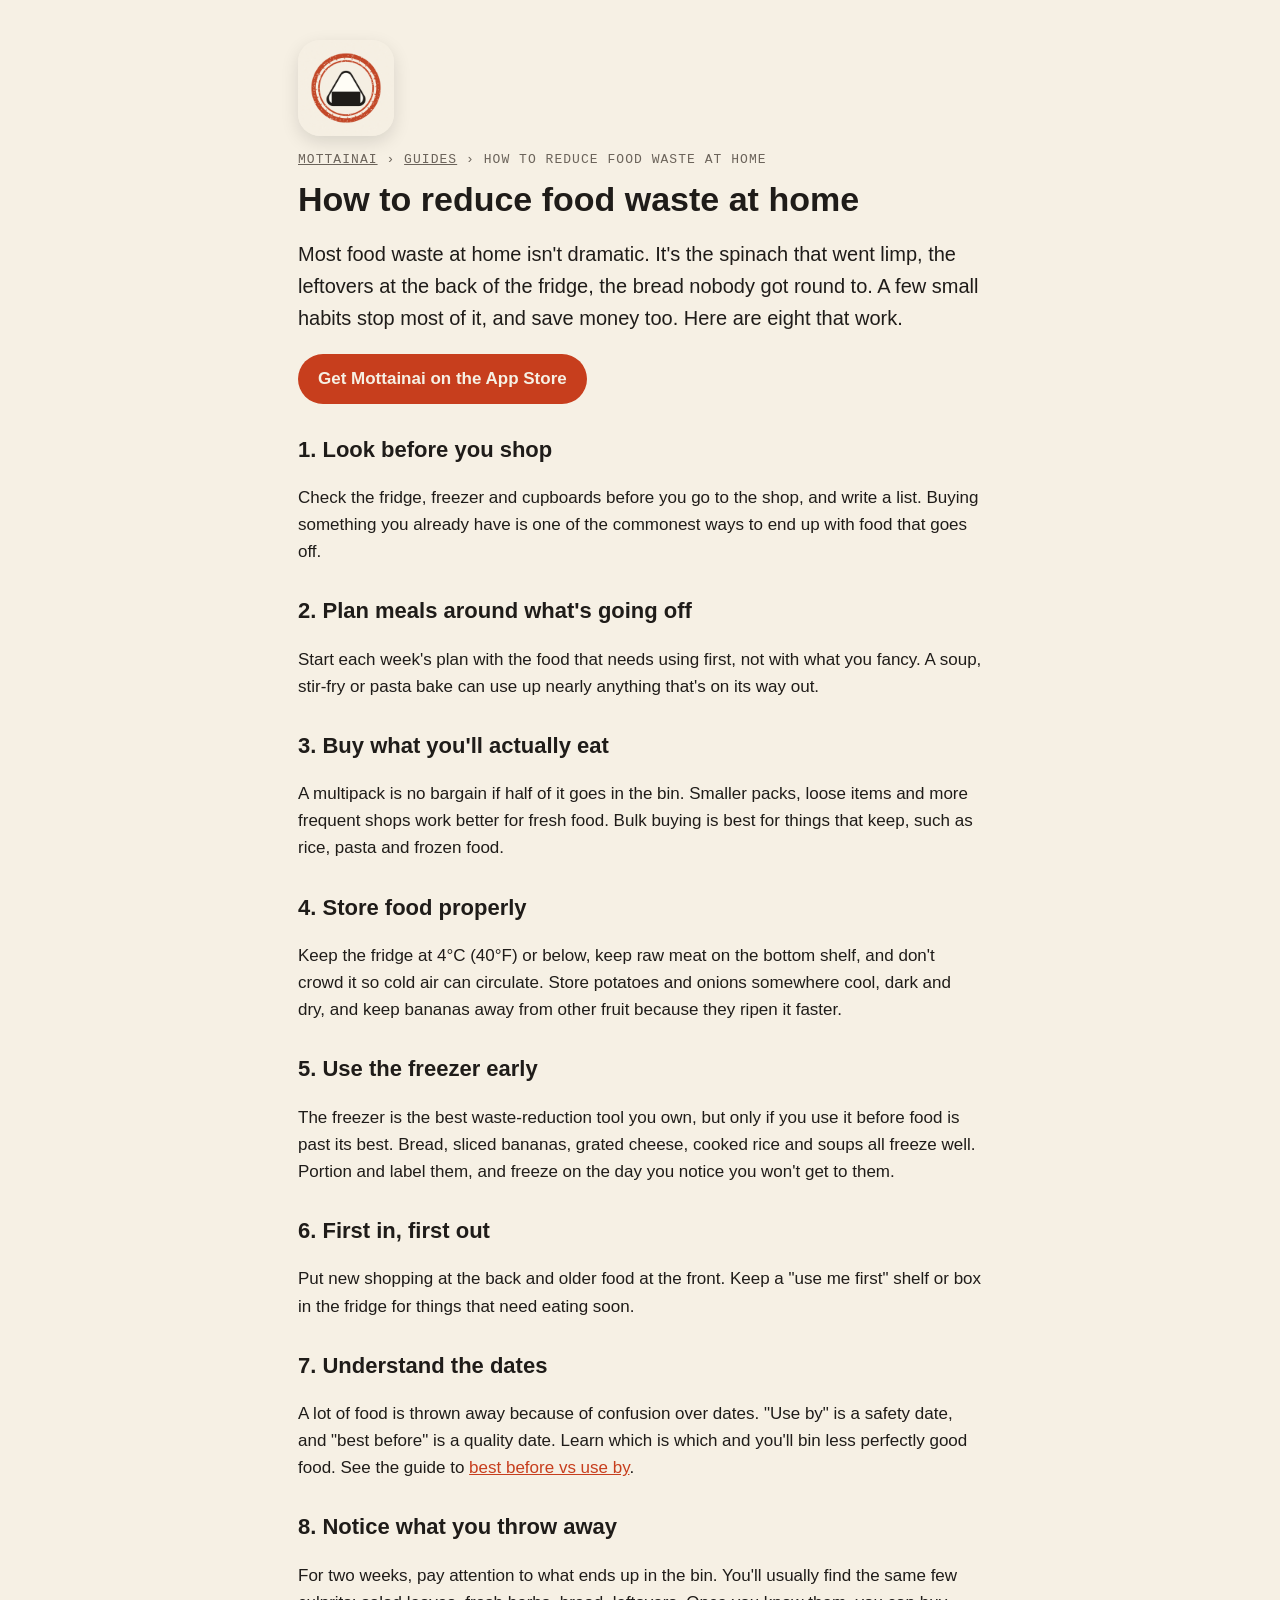
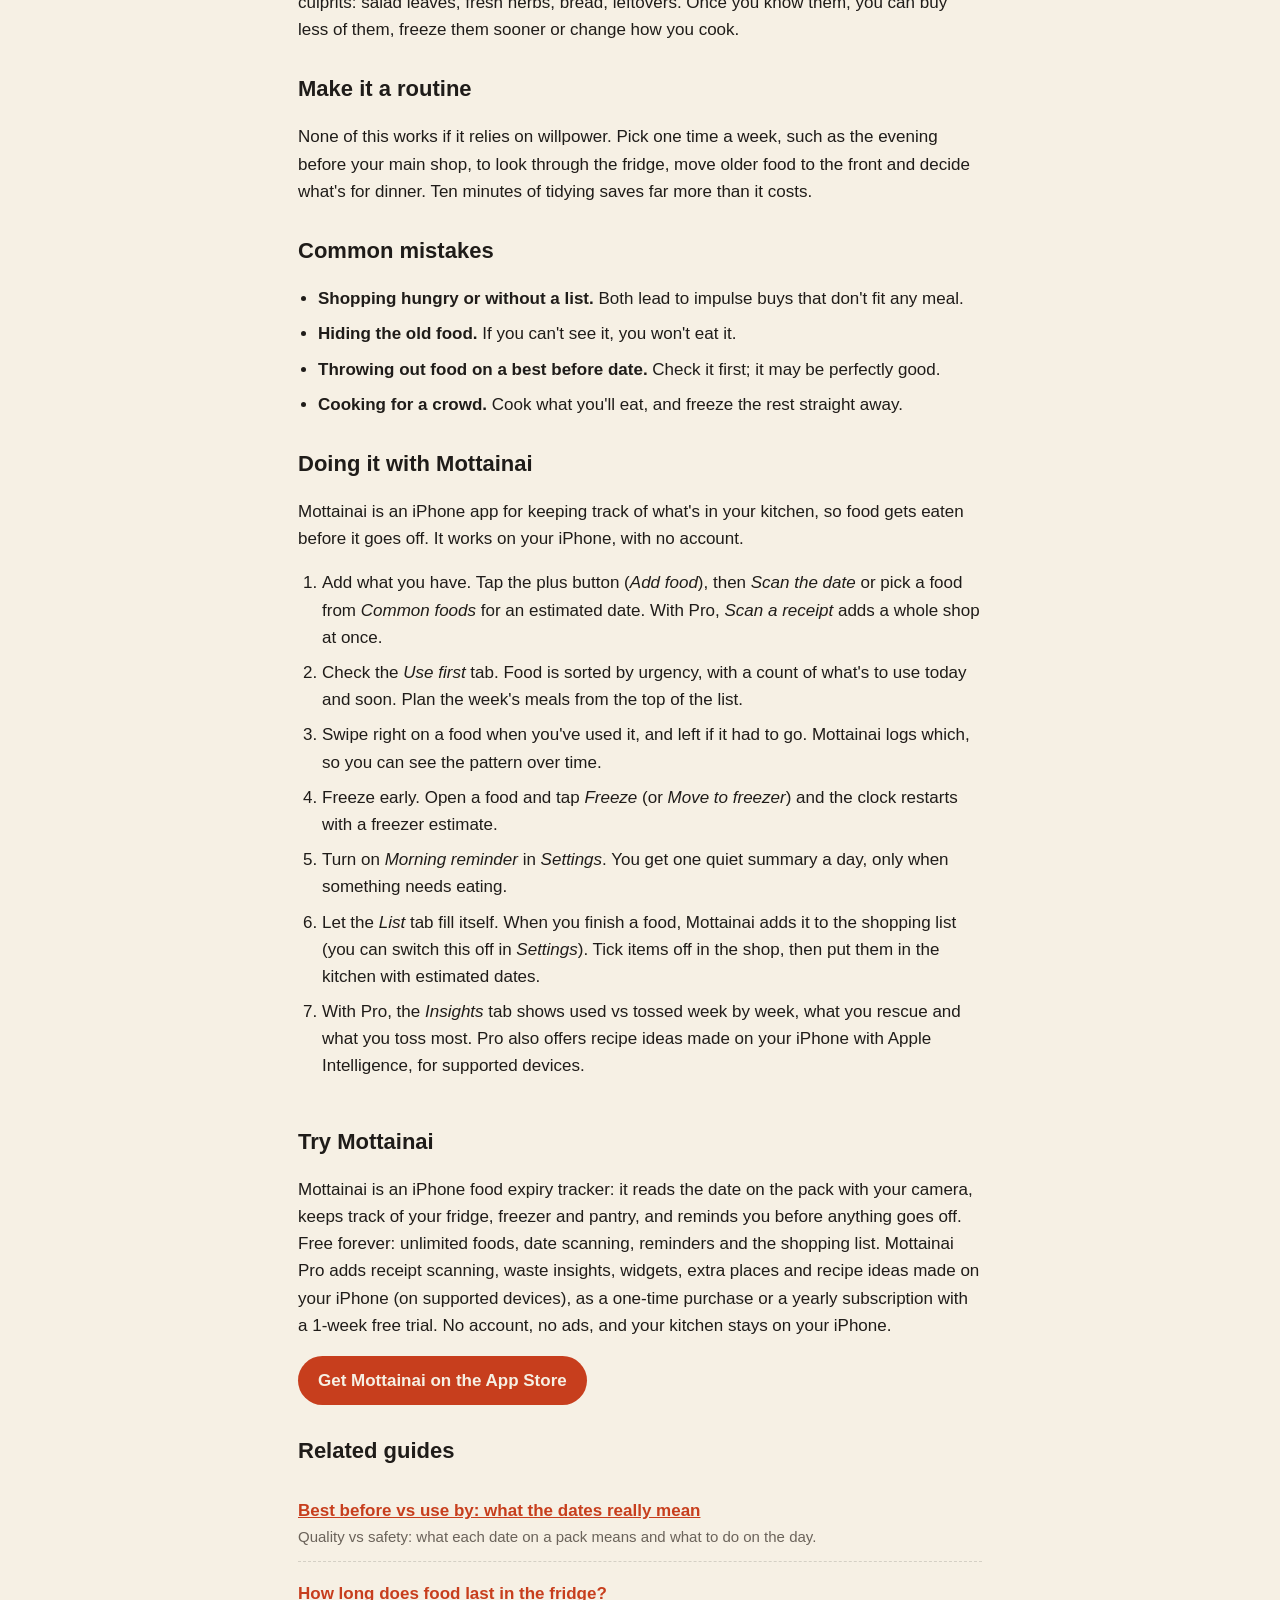
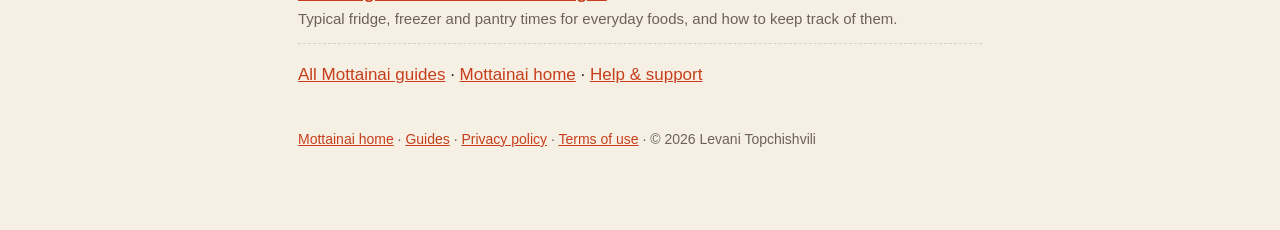
<file: docs/guides/how-to-reduce-food-waste-at-home.html>
<!doctype html>
<html lang="en">
<head>
<meta charset="utf-8">
<meta name="viewport" content="width=device-width, initial-scale=1">
<title>How to Reduce Food Waste at Home: 8 Habits That Work – Mottainai</title>
<meta name="description" content="Simple habits that cut food waste at home: shop from what you have, store food well, freeze early, eat the oldest first and track what you throw away.">
<link rel="canonical" href="https://levan2002.github.io/mottainai/guides/how-to-reduce-food-waste-at-home.html">
<link rel="icon" href="../icon.png">
<link rel="stylesheet" href="../style.css">
<meta property="og:type" content="article">
<meta property="og:title" content="How to Reduce Food Waste at Home: 8 Habits That Work – Mottainai">
<meta property="og:description" content="Simple habits that cut food waste at home: shop from what you have, store food well, freeze early, eat the oldest first and track what you throw away.">
<meta property="og:url" content="https://levan2002.github.io/mottainai/guides/how-to-reduce-food-waste-at-home.html">
<meta property="og:site_name" content="Mottainai">
<meta name="twitter:card" content="summary">
<meta name="apple-itunes-app" content="app-id=6818214929">
<script type="application/ld+json">
{
 "@context": "https://schema.org",
 "@type": "Article",
 "headline": "How to reduce food waste at home",
 "description": "Simple habits that cut food waste at home: shop from what you have, store food well, freeze early, eat the oldest first and track what you throw away.",
 "author": {
  "@type": "Person",
  "name": "Levani Topchishvili"
 },
 "publisher": {
  "@type": "Person",
  "name": "Levani Topchishvili"
 },
 "datePublished": "2026-10-05",
 "dateModified": "2026-10-05",
 "mainEntityOfPage": "https://levan2002.github.io/mottainai/guides/how-to-reduce-food-waste-at-home.html"
}
</script>
<script type="application/ld+json">
{
 "@context": "https://schema.org",
 "@type": "BreadcrumbList",
 "itemListElement": [
  {
   "@type": "ListItem",
   "position": 1,
   "name": "Mottainai home",
   "item": "https://levan2002.github.io/mottainai/"
  },
  {
   "@type": "ListItem",
   "position": 2,
   "name": "Guides",
   "item": "https://levan2002.github.io/mottainai/guides/"
  },
  {
   "@type": "ListItem",
   "position": 3,
   "name": "How to reduce food waste at home",
   "item": "https://levan2002.github.io/mottainai/guides/how-to-reduce-food-waste-at-home.html"
  }
 ]
}
</script>
</head>
<body class="guide"><main>
<a href="../"><img class="icon" src="../icon.png" alt="Mottainai app icon"></a>
<nav class="crumbs mono" aria-label="Breadcrumb"><a href="../">Mottainai</a> <span aria-hidden="true">›</span> <a href="./">Guides</a> <span aria-hidden="true">›</span> How to reduce food waste at home</nav>
<article>
<h1>How to reduce food waste at home</h1>
<p class="lead">Most food waste at home isn't dramatic. It's the spinach that went limp, the leftovers at the back of the fridge, the bread nobody got round to. A few small habits stop most of it, and save money too. Here are eight that work.</p>
<p class="g-cta-row"><a class="g-cta" href="https://apps.apple.com/app/id6818214929">Get Mottainai on the App Store</a></p>
<h2>1. Look before you shop</h2>
<p>Check the fridge, freezer and cupboards before you go to the shop, and write a list. Buying something you already have is one of the commonest ways to end up with food that goes off.</p>

<h2>2. Plan meals around what's going off</h2>
<p>Start each week's plan with the food that needs using first, not with what you fancy. A soup, stir-fry or pasta bake can use up nearly anything that's on its way out.</p>

<h2>3. Buy what you'll actually eat</h2>
<p>A multipack is no bargain if half of it goes in the bin. Smaller packs, loose items and more frequent shops work better for fresh food. Bulk buying is best for things that keep, such as rice, pasta and frozen food.</p>

<h2>4. Store food properly</h2>
<p>Keep the fridge at 4°C (40°F) or below, keep raw meat on the bottom shelf, and don't crowd it so cold air can circulate. Store potatoes and onions somewhere cool, dark and dry, and keep bananas away from other fruit because they ripen it faster.</p>

<h2>5. Use the freezer early</h2>
<p>The freezer is the best waste-reduction tool you own, but only if you use it before food is past its best. Bread, sliced bananas, grated cheese, cooked rice and soups all freeze well. Portion and label them, and freeze on the day you notice you won't get to them.</p>

<h2>6. First in, first out</h2>
<p>Put new shopping at the back and older food at the front. Keep a "use me first" shelf or box in the fridge for things that need eating soon.</p>

<h2>7. Understand the dates</h2>
<p>A lot of food is thrown away because of confusion over dates. "Use by" is a safety date, and "best before" is a quality date. Learn which is which and you'll bin less perfectly good food. See the guide to <a href="best-before-vs-use-by.html">best before vs use by</a>.</p>

<h2>8. Notice what you throw away</h2>
<p>For two weeks, pay attention to what ends up in the bin. You'll usually find the same few culprits: salad leaves, fresh herbs, bread, leftovers. Once you know them, you can buy less of them, freeze them sooner or change how you cook.</p>

<h2>Make it a routine</h2>
<p>None of this works if it relies on willpower. Pick one time a week, such as the evening before your main shop, to look through the fridge, move older food to the front and decide what's for dinner. Ten minutes of tidying saves far more than it costs.</p>

<h2>Common mistakes</h2>
<ul class="tips">
<li><strong>Shopping hungry or without a list.</strong> Both lead to impulse buys that don't fit any meal.</li>
<li><strong>Hiding the old food.</strong> If you can't see it, you won't eat it.</li>
<li><strong>Throwing out food on a best before date.</strong> Check it first; it may be perfectly good.</li>
<li><strong>Cooking for a crowd.</strong> Cook what you'll eat, and freeze the rest straight away.</li>
</ul>

<h2>Doing it with Mottainai</h2>
<p>Mottainai is an iPhone app for keeping track of what's in your kitchen, so food gets eaten before it goes off. It works on your iPhone, with no account.</p>
<ol class="steps">
<li>Add what you have. Tap the plus button (<em>Add food</em>), then <em>Scan the date</em> or pick a food from <em>Common foods</em> for an estimated date. With Pro, <em>Scan a receipt</em> adds a whole shop at once.</li>
<li>Check the <em>Use first</em> tab. Food is sorted by urgency, with a count of what's to use today and soon. Plan the week's meals from the top of the list.</li>
<li>Swipe right on a food when you've used it, and left if it had to go. Mottainai logs which, so you can see the pattern over time.</li>
<li>Freeze early. Open a food and tap <em>Freeze</em> (or <em>Move to freezer</em>) and the clock restarts with a freezer estimate.</li>
<li>Turn on <em>Morning reminder</em> in <em>Settings</em>. You get one quiet summary a day, only when something needs eating.</li>
<li>Let the <em>List</em> tab fill itself. When you finish a food, Mottainai adds it to the shopping list (you can switch this off in <em>Settings</em>). Tick items off in the shop, then put them in the kitchen with estimated dates.</li>
<li>With Pro, the <em>Insights</em> tab shows used vs tossed week by week, what you rescue and what you toss most. Pro also offers recipe ideas made on your iPhone with Apple Intelligence, for supported devices.</li>
</ol>

<section class="g-end">
<h2>Try Mottainai</h2>
<p>Mottainai is an iPhone food expiry tracker: it reads the date on the pack with your camera, keeps track of your fridge, freezer and pantry, and reminds you before anything goes off. Free forever: unlimited foods, date scanning, reminders and the shopping list. Mottainai Pro adds receipt scanning, waste insights, widgets, extra places and recipe ideas made on your iPhone (on supported devices), as a one-time purchase or a yearly subscription with a 1-week free trial. No account, no ads, and your kitchen stays on your iPhone.</p>
<p class="g-cta-row"><a class="g-cta" href="https://apps.apple.com/app/id6818214929">Get Mottainai on the App Store</a></p>
</section>
<aside class="g-related">
<h2>Related guides</h2>
<ul>
<li><a href="best-before-vs-use-by.html">Best before vs use by: what the dates really mean</a><span>Quality vs safety: what each date on a pack means and what to do on the day.</span></li>
<li><a href="how-long-does-food-last-in-the-fridge.html">How long does food last in the fridge?</a><span>Typical fridge, freezer and pantry times for everyday foods, and how to keep track of them.</span></li>
</ul>
<p><a href="./">All Mottainai guides</a> · <a href="../">Mottainai home</a> · <a href="../#help">Help &amp; support</a></p>
</aside>
</article>
<footer><a href="../">Mottainai home</a> · <a href="./">Guides</a> · <a href="../privacy.html">Privacy policy</a> · <a href="https://www.apple.com/legal/internet-services/itunes/dev/stdeula/">Terms of use</a> · © 2026 Levani Topchishvili</footer>
</main></body></html>
</file>
<file: docs/style.css>
:root{--paper:#F6F0E4;--card:#FFFCF5;--ink:#1F1C19;--soft:#6B635A;--verm:#C73E1D;--rule:rgba(31,28,25,.15)}
@media (prefers-color-scheme:dark){:root{--paper:#16140F;--card:#221F19;--ink:#F1EADB;--soft:#A79E8F;--verm:#F06A47;--rule:rgba(241,234,219,.15)}}
*{box-sizing:border-box}body{margin:0;background:var(--paper);color:var(--ink);font:17px/1.6 -apple-system,BlinkMacSystemFont,"Segoe UI",sans-serif}
main{max-width:720px;margin:0 auto;padding:40px 18px 80px}
.receipt{background:var(--card);padding:28px 26px 34px;margin:24px 0;position:relative;box-shadow:0 4px 14px rgba(0,0,0,.06);
 clip-path:polygon(0 0,100% 0,100% calc(100% - 8px),97.5% 100%,95% calc(100% - 8px),92.5% 100%,90% calc(100% - 8px),87.5% 100%,85% calc(100% - 8px),82.5% 100%,80% calc(100% - 8px),77.5% 100%,75% calc(100% - 8px),72.5% 100%,70% calc(100% - 8px),67.5% 100%,65% calc(100% - 8px),62.5% 100%,60% calc(100% - 8px),57.5% 100%,55% calc(100% - 8px),52.5% 100%,50% calc(100% - 8px),47.5% 100%,45% calc(100% - 8px),42.5% 100%,40% calc(100% - 8px),37.5% 100%,35% calc(100% - 8px),32.5% 100%,30% calc(100% - 8px),27.5% 100%,25% calc(100% - 8px),22.5% 100%,20% calc(100% - 8px),17.5% 100%,15% calc(100% - 8px),12.5% 100%,10% calc(100% - 8px),7.5% 100%,5% calc(100% - 8px),2.5% 100%,0 calc(100% - 8px))}
.mono{font-family:ui-monospace,SFMono-Regular,Menlo,monospace;letter-spacing:.08em;text-transform:uppercase;font-size:13px;color:var(--soft)}
hr{border:0;border-top:1px dashed var(--rule);margin:16px 0}
h1{font-size:40px;line-height:1.1;margin:8px 0 6px}h2{font-size:22px;margin:28px 0 6px}
a{color:var(--verm)}img.icon{width:96px;height:96px;border-radius:22px;box-shadow:0 6px 18px rgba(0,0,0,.12)}
ul{padding-left:20px}li{margin:6px 0}.soft{color:var(--soft)}footer{margin-top:40px;font-size:14px;color:var(--soft)}

/* guides */
.crumbs{margin:6px 0 10px}
.crumbs a{color:inherit}
.guide h1{font-size:34px}
@media (max-width:480px){.guide h1{font-size:28px}}
.lead{font-size:20px}
.g-cta{display:inline-block;background:var(--verm);color:var(--paper);font-weight:600;text-decoration:none;padding:11px 20px;border-radius:999px}
.g-cta-row{margin:14px 0}
article{overflow-wrap:break-word}
.g-end{margin-top:44px}
.g-end h2{margin-top:0}
.g-list,.g-related ul{list-style:none;padding:0}
.g-list li,.g-related li{padding:12px 0;border-bottom:1px dashed var(--rule)}
.g-list a,.g-related li a{font-weight:600;display:block}
.g-list span,.g-related li span{display:block;color:var(--soft);font-size:15px}
ol.steps li,ul.tips li{margin:8px 0}
ol.steps{padding-left:24px}
article table{border-collapse:collapse;width:100%;font-size:15px;margin:14px 0}
article th,article td{border-bottom:1px dashed var(--rule);padding:8px 10px 8px 0;text-align:left;vertical-align:top}
.g-table{overflow-x:auto}
</file>
